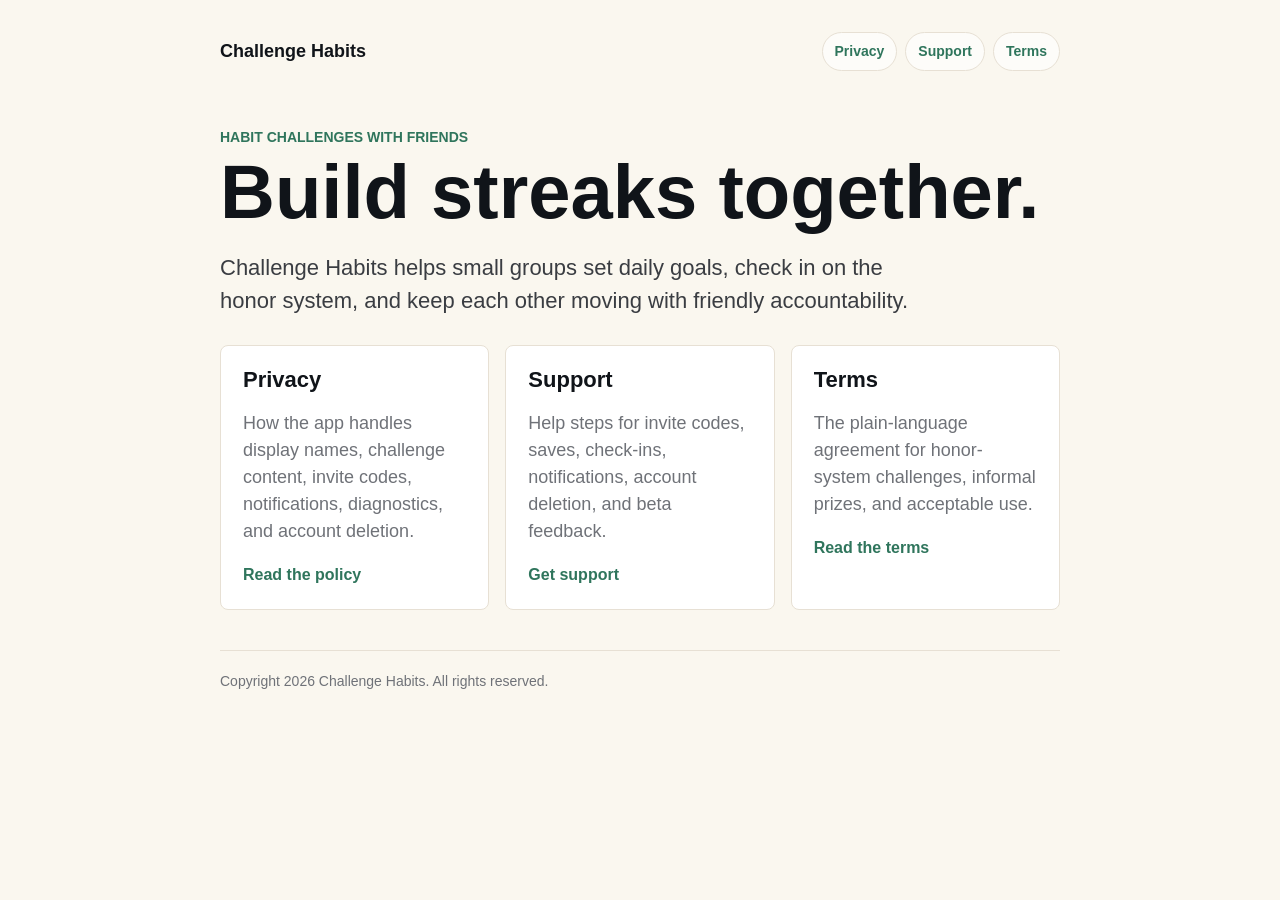
<file: index.html>
<!doctype html>
<html lang="en">
  <head>
    <meta charset="utf-8">
    <meta name="viewport" content="width=device-width, initial-scale=1">
    <title>Challenge Habits</title>
    <link rel="stylesheet" href="styles.css">
  </head>
  <body>
    <main class="page">
      <header class="topbar">
        <a class="brand" href="index.html">Challenge Habits</a>
        <nav class="nav" aria-label="Legal and support">
          <a href="privacy.html">Privacy</a>
          <a href="support.html">Support</a>
          <a href="terms.html">Terms</a>
        </nav>
      </header>

      <section class="hero">
        <p class="eyebrow">Habit challenges with friends</p>
        <h1>Build streaks together.</h1>
        <p class="lede">Challenge Habits helps small groups set daily goals, check in on the honor system, and keep each other moving with friendly accountability.</p>
      </section>

      <section class="grid" aria-label="Public pages">
        <article class="tile">
          <h2>Privacy</h2>
          <p>How the app handles display names, challenge content, invite codes, notifications, diagnostics, and account deletion.</p>
          <a href="privacy.html">Read the policy</a>
        </article>
        <article class="tile">
          <h2>Support</h2>
          <p>Help steps for invite codes, saves, check-ins, notifications, account deletion, and beta feedback.</p>
          <a href="support.html">Get support</a>
        </article>
        <article class="tile">
          <h2>Terms</h2>
          <p>The plain-language agreement for honor-system challenges, informal prizes, and acceptable use.</p>
          <a href="terms.html">Read the terms</a>
        </article>
      </section>

      <p class="footer">Copyright 2026 Challenge Habits. All rights reserved.</p>
    </main>
  </body>
</html>
</file>
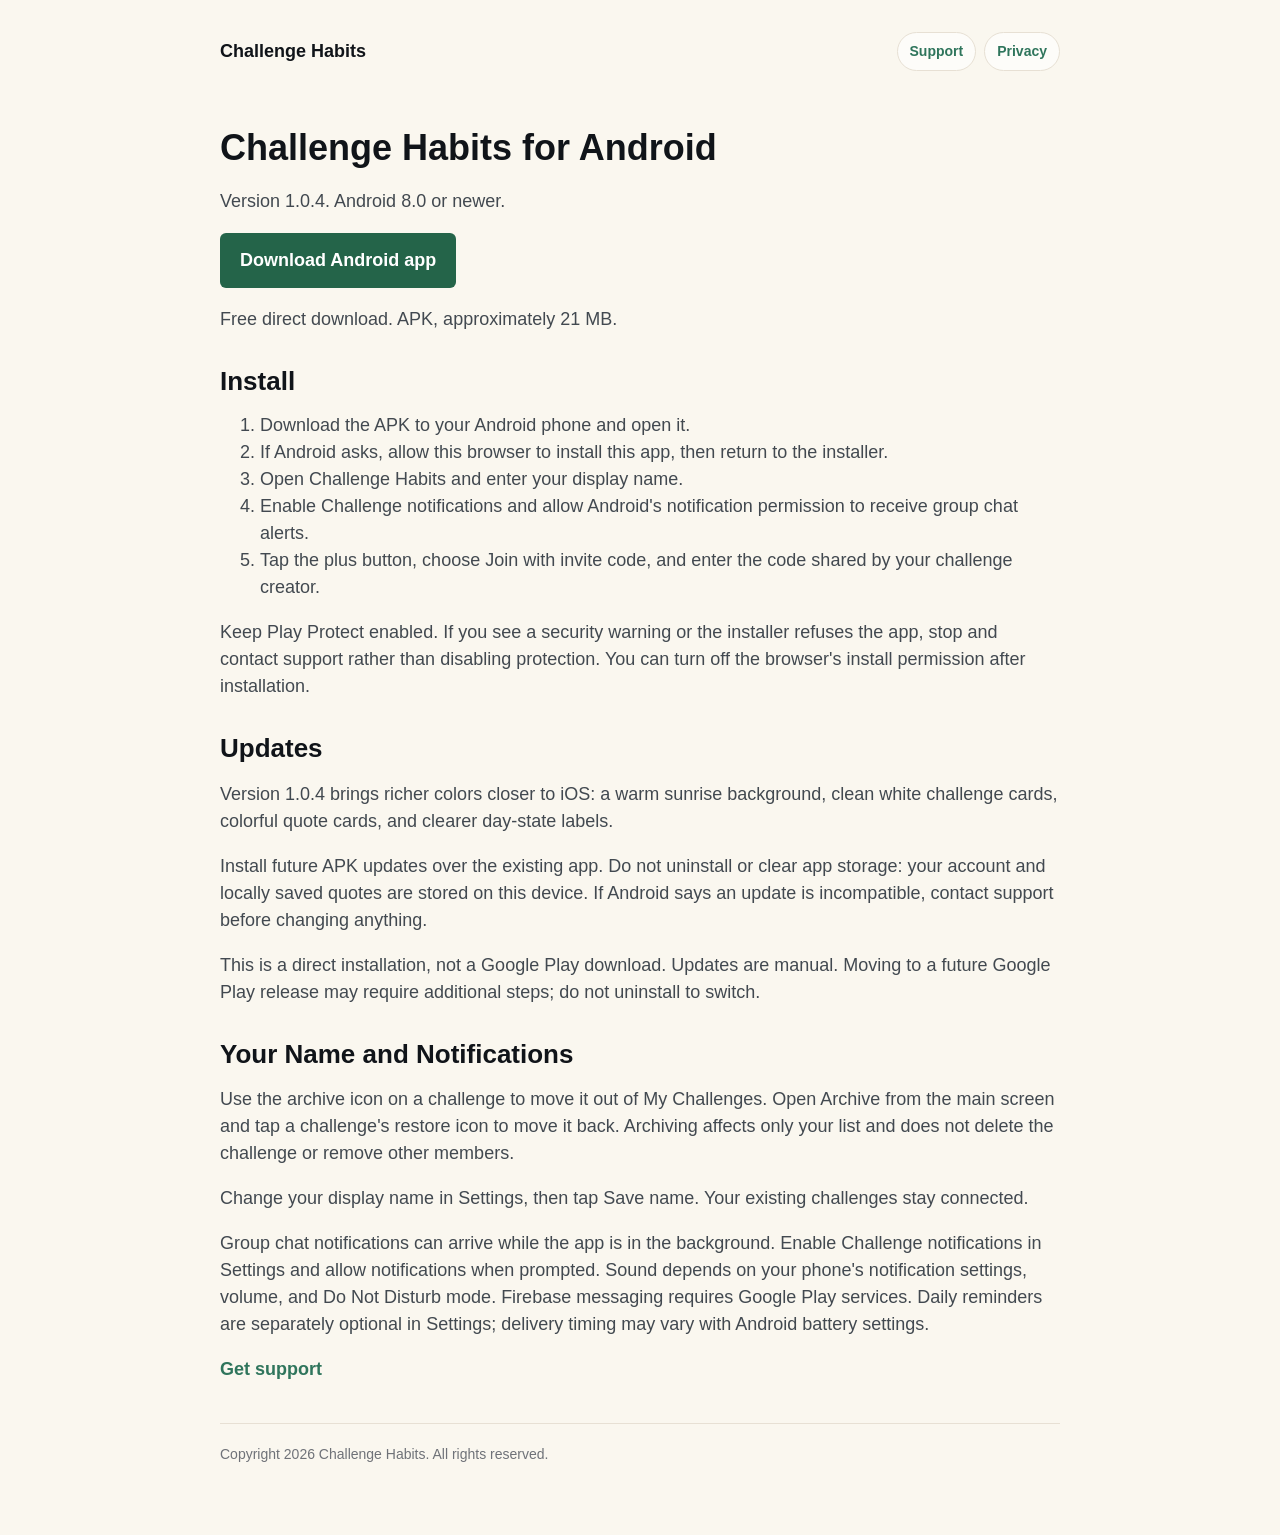
<file: android.html>
<!doctype html>
<html lang="en">
  <head>
    <meta charset="utf-8">
    <meta name="viewport" content="width=device-width, initial-scale=1">
    <title>Android Download | Challenge Habits</title>
    <link rel="stylesheet" href="styles.css">
    <style>
      h1 { font-size: 36px; line-height: 1.15; overflow-wrap: anywhere; }
      p, li { color: #424950; }
      .download { display: inline-block; background: #246449; color: white; padding: 14px 20px; border-radius: 6px; }
      .download:focus-visible { outline: 3px solid #317ab5; outline-offset: 4px; }
    </style>
  </head>
  <body>
    <main class="page">
      <header class="topbar">
        <a class="brand" href="index.html">Challenge Habits</a>
        <nav class="nav" aria-label="Support">
          <a href="support.html">Support</a>
          <a href="privacy.html">Privacy</a>
        </nav>
      </header>
      <section>
        <h1>Challenge Habits for Android</h1>
        <p>Version 1.0.4. Android 8.0 or newer.</p>
        <p><a class="download" href="https://github.com/ErenYeagerr/challenge-habits-support/releases/download/android-v1.0.4/ChallengeHabits-1.0.4.apk">Download Android app</a></p>
        <p>Free direct download. APK, approximately 21 MB.</p>
        <h2>Install</h2>
        <ol>
          <li>Download the APK to your Android phone and open it.</li>
          <li>If Android asks, allow this browser to install this app, then return to the installer.</li>
          <li>Open Challenge Habits and enter your display name.</li>
          <li>Enable Challenge notifications and allow Android's notification permission to receive group chat alerts.</li>
          <li>Tap the plus button, choose Join with invite code, and enter the code shared by your challenge creator.</li>
        </ol>
        <p>Keep Play Protect enabled. If you see a security warning or the installer refuses the app, stop and contact support rather than disabling protection. You can turn off the browser's install permission after installation.</p>
        <h2>Updates</h2>
        <p>Version 1.0.4 brings richer colors closer to iOS: a warm sunrise background, clean white challenge cards, colorful quote cards, and clearer day-state labels.</p>
        <p>Install future APK updates over the existing app. Do not uninstall or clear app storage: your account and locally saved quotes are stored on this device. If Android says an update is incompatible, contact support before changing anything.</p>
        <p>This is a direct installation, not a Google Play download. Updates are manual. Moving to a future Google Play release may require additional steps; do not uninstall to switch.</p>
        <h2>Your Name and Notifications</h2>
        <p>Use the archive icon on a challenge to move it out of My Challenges. Open Archive from the main screen and tap a challenge's restore icon to move it back. Archiving affects only your list and does not delete the challenge or remove other members.</p>
        <p>Change your display name in Settings, then tap Save name. Your existing challenges stay connected.</p>
        <p>Group chat notifications can arrive while the app is in the background. Enable Challenge notifications in Settings and allow notifications when prompted. Sound depends on your phone's notification settings, volume, and Do Not Disturb mode. Firebase messaging requires Google Play services. Daily reminders are separately optional in Settings; delivery timing may vary with Android battery settings.</p>
        <p><a href="support.html">Get support</a></p>
      </section>
      <p class="footer">Copyright 2026 Challenge Habits. All rights reserved.</p>
    </main>
  </body>
</html>
</file>
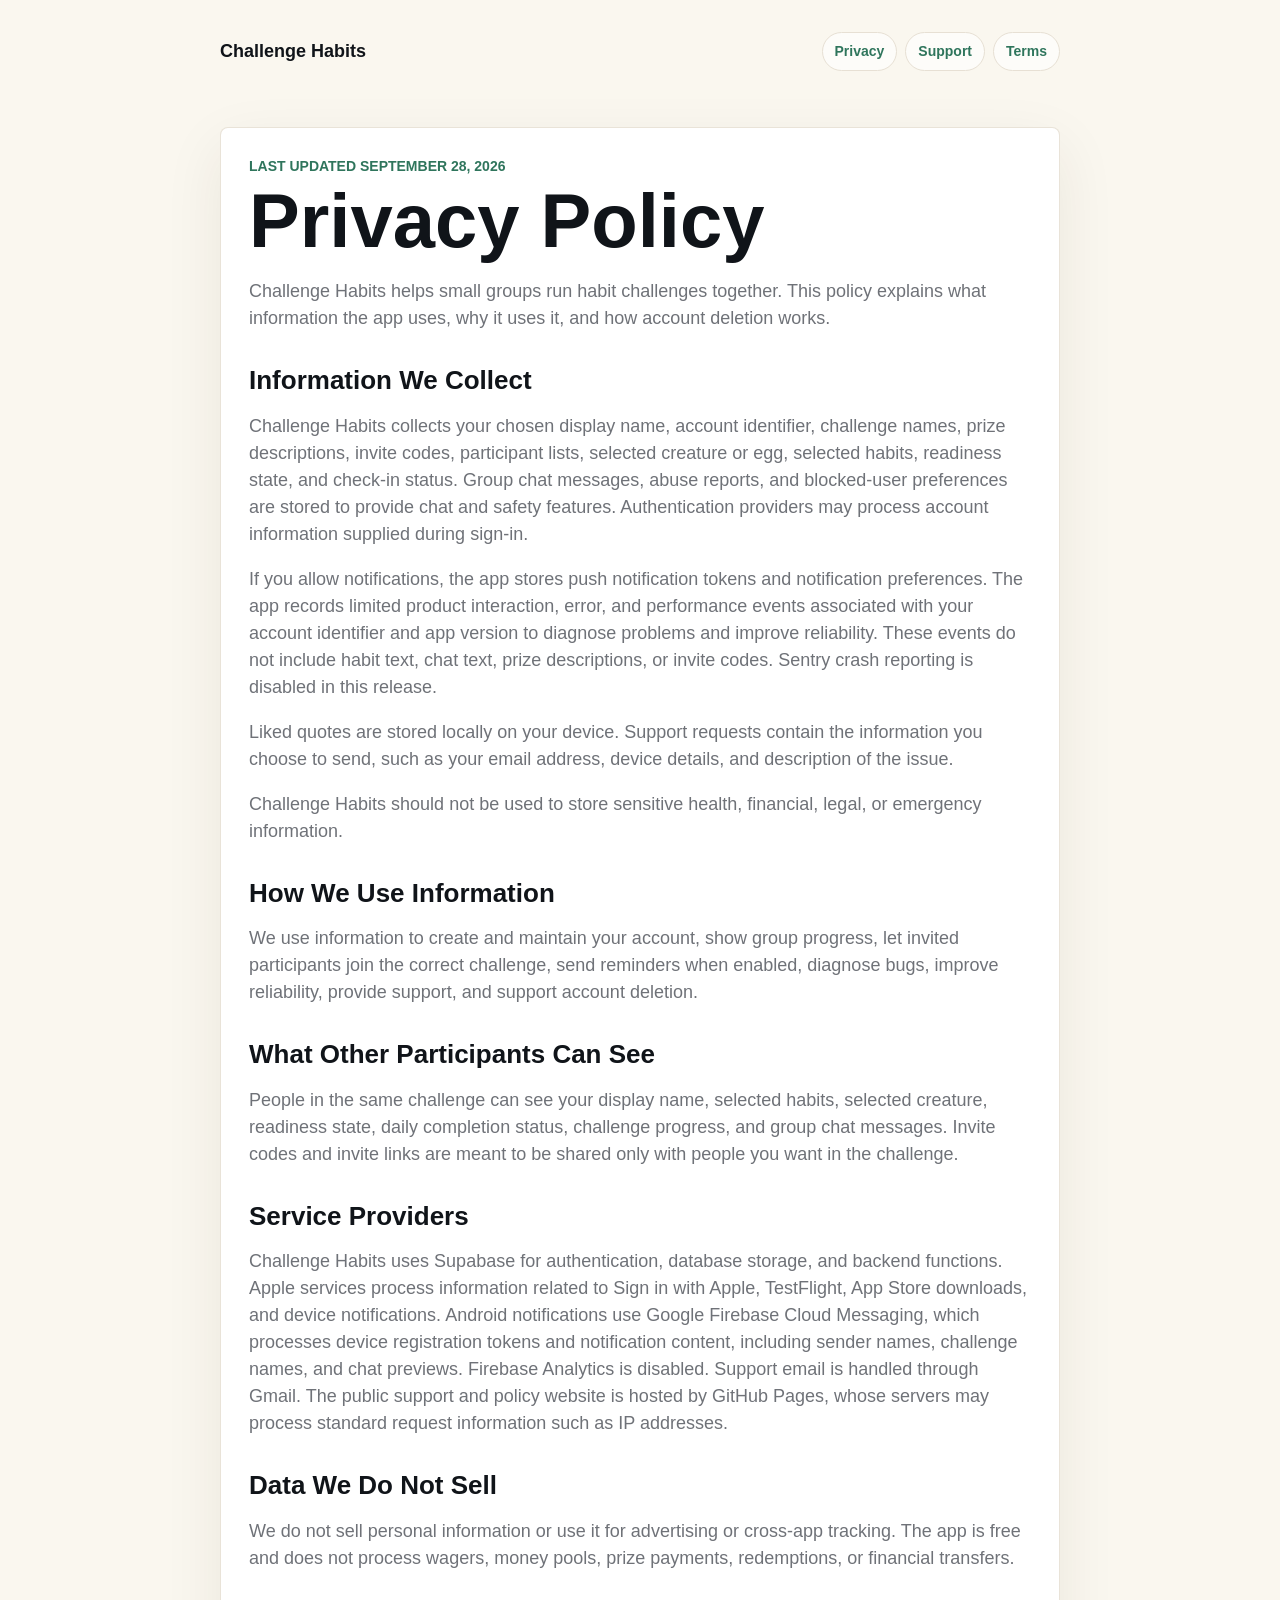
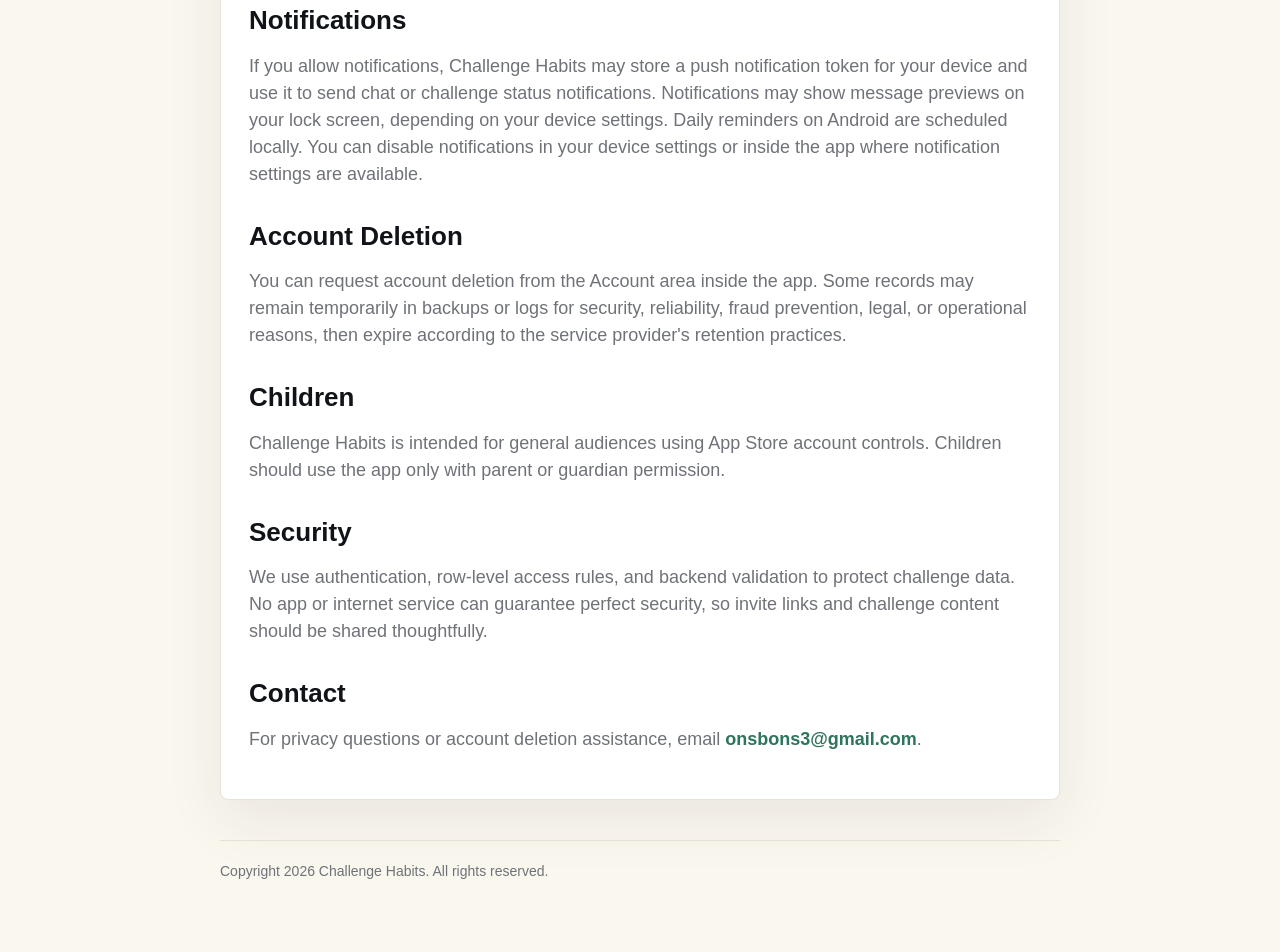
<file: privacy.html>
<!doctype html>
<html lang="en">
  <head>
    <meta charset="utf-8">
    <meta name="viewport" content="width=device-width, initial-scale=1">
    <title>Privacy Policy | Challenge Habits</title>
    <link rel="stylesheet" href="styles.css">
  </head>
  <body>
    <main class="page">
      <header class="topbar">
        <a class="brand" href="index.html">Challenge Habits</a>
        <nav class="nav" aria-label="Legal and support">
          <a href="privacy.html">Privacy</a>
          <a href="support.html">Support</a>
          <a href="terms.html">Terms</a>
        </nav>
      </header>

      <section class="card">
        <p class="eyebrow">Last updated September 28, 2026</p>
        <h1>Privacy Policy</h1>
        <p>Challenge Habits helps small groups run habit challenges together. This policy explains what information the app uses, why it uses it, and how account deletion works.</p>

        <h2>Information We Collect</h2>
        <p>Challenge Habits collects your chosen display name, account identifier, challenge names, prize descriptions, invite codes, participant lists, selected creature or egg, selected habits, readiness state, and check-in status. Group chat messages, abuse reports, and blocked-user preferences are stored to provide chat and safety features. Authentication providers may process account information supplied during sign-in.</p>
        <p>If you allow notifications, the app stores push notification tokens and notification preferences. The app records limited product interaction, error, and performance events associated with your account identifier and app version to diagnose problems and improve reliability. These events do not include habit text, chat text, prize descriptions, or invite codes. Sentry crash reporting is disabled in this release.</p>
        <p>Liked quotes are stored locally on your device. Support requests contain the information you choose to send, such as your email address, device details, and description of the issue.</p>
        <p>Challenge Habits should not be used to store sensitive health, financial, legal, or emergency information.</p>

        <h2>How We Use Information</h2>
        <p>We use information to create and maintain your account, show group progress, let invited participants join the correct challenge, send reminders when enabled, diagnose bugs, improve reliability, provide support, and support account deletion.</p>

        <h2>What Other Participants Can See</h2>
        <p>People in the same challenge can see your display name, selected habits, selected creature, readiness state, daily completion status, challenge progress, and group chat messages. Invite codes and invite links are meant to be shared only with people you want in the challenge.</p>

        <h2>Service Providers</h2>
        <p>Challenge Habits uses Supabase for authentication, database storage, and backend functions. Apple services process information related to Sign in with Apple, TestFlight, App Store downloads, and device notifications. Android notifications use Google Firebase Cloud Messaging, which processes device registration tokens and notification content, including sender names, challenge names, and chat previews. Firebase Analytics is disabled. Support email is handled through Gmail. The public support and policy website is hosted by GitHub Pages, whose servers may process standard request information such as IP addresses.</p>

        <h2>Data We Do Not Sell</h2>
        <p>We do not sell personal information or use it for advertising or cross-app tracking. The app is free and does not process wagers, money pools, prize payments, redemptions, or financial transfers.</p>

        <h2>Notifications</h2>
        <p>If you allow notifications, Challenge Habits may store a push notification token for your device and use it to send chat or challenge status notifications. Notifications may show message previews on your lock screen, depending on your device settings. Daily reminders on Android are scheduled locally. You can disable notifications in your device settings or inside the app where notification settings are available.</p>

        <h2>Account Deletion</h2>
        <p>You can request account deletion from the Account area inside the app. Some records may remain temporarily in backups or logs for security, reliability, fraud prevention, legal, or operational reasons, then expire according to the service provider's retention practices.</p>

        <h2>Children</h2>
        <p>Challenge Habits is intended for general audiences using App Store account controls. Children should use the app only with parent or guardian permission.</p>

        <h2>Security</h2>
        <p>We use authentication, row-level access rules, and backend validation to protect challenge data. No app or internet service can guarantee perfect security, so invite links and challenge content should be shared thoughtfully.</p>

        <h2>Contact</h2>
        <p>For privacy questions or account deletion assistance, email <a href="mailto:onsbons3@gmail.com">onsbons3@gmail.com</a>.</p>
      </section>

      <p class="footer">Copyright 2026 Challenge Habits. All rights reserved.</p>
    </main>
  </body>
</html>
</file>
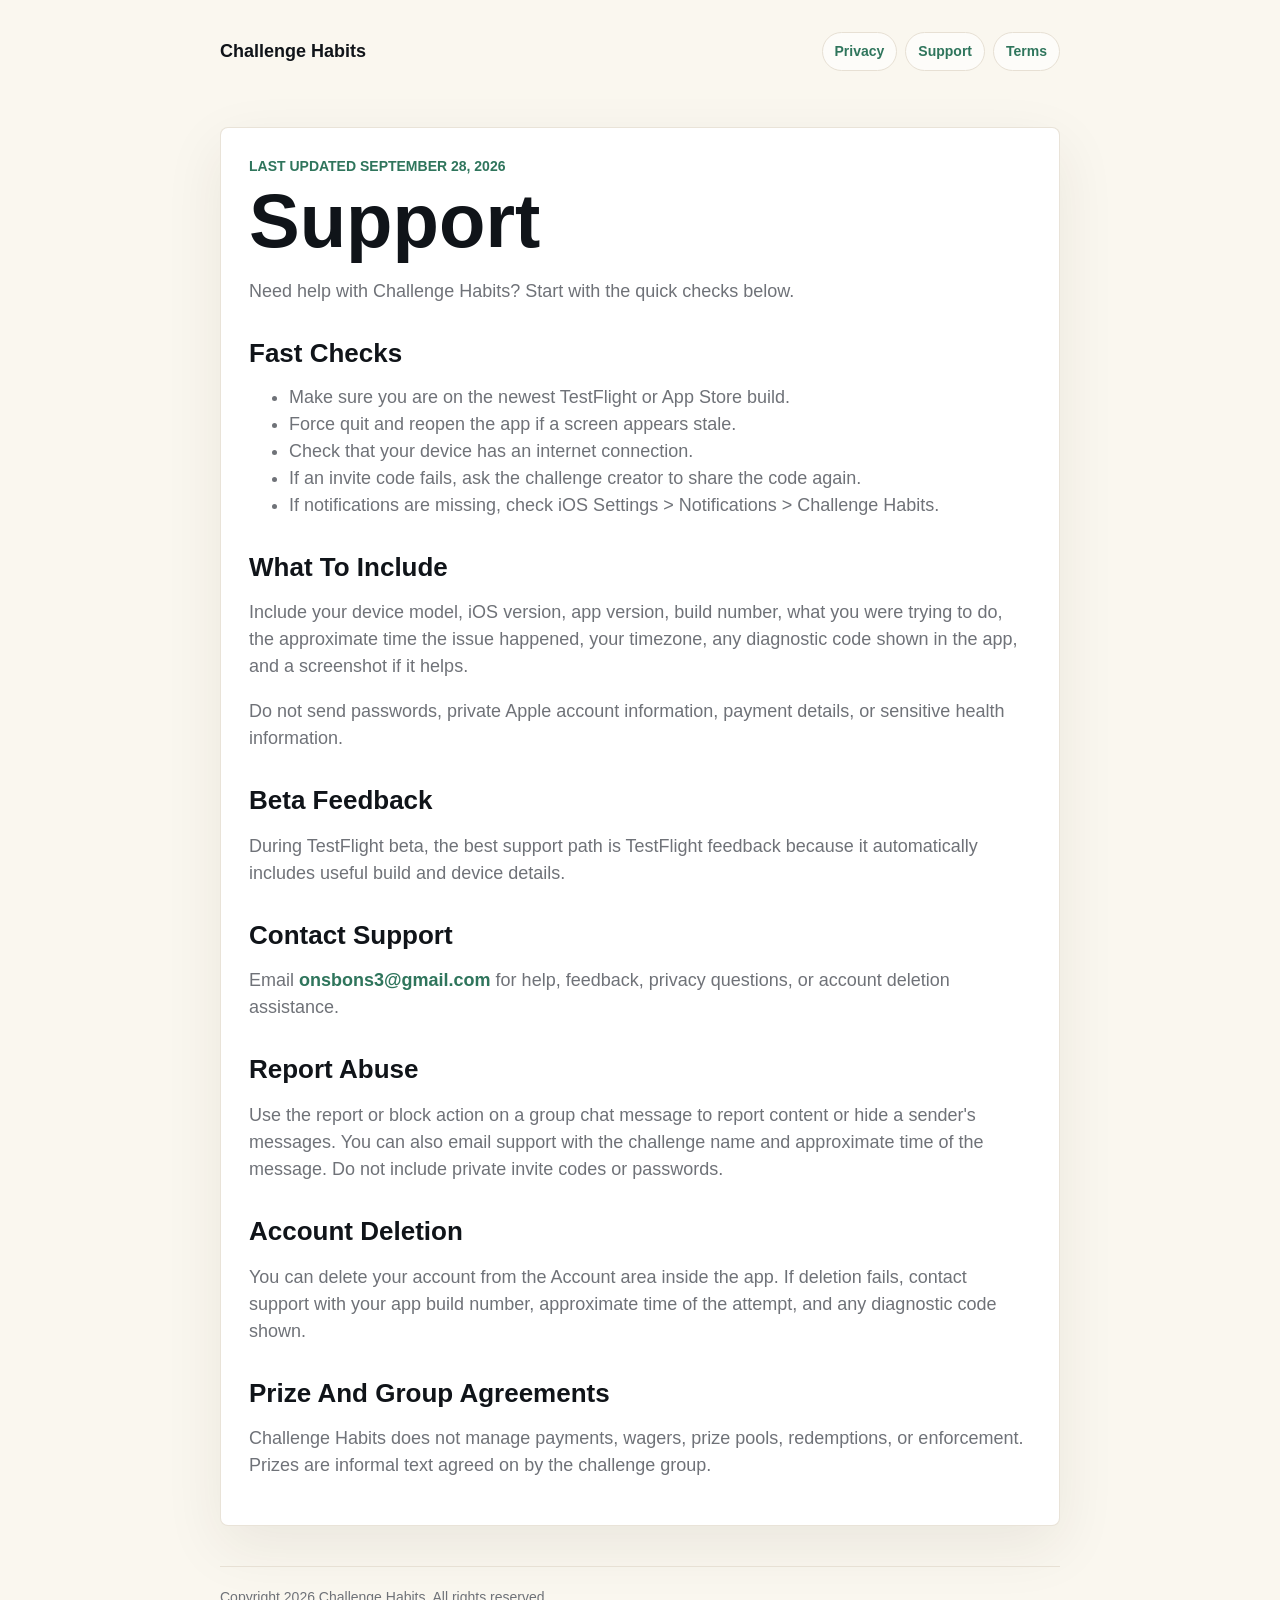
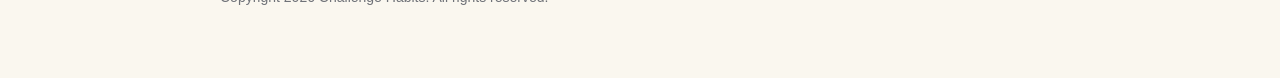
<file: support.html>
<!doctype html>
<html lang="en">
  <head>
    <meta charset="utf-8">
    <meta name="viewport" content="width=device-width, initial-scale=1">
    <title>Support | Challenge Habits</title>
    <link rel="stylesheet" href="styles.css">
  </head>
  <body>
    <main class="page">
      <header class="topbar">
        <a class="brand" href="index.html">Challenge Habits</a>
        <nav class="nav" aria-label="Legal and support">
          <a href="privacy.html">Privacy</a>
          <a href="support.html">Support</a>
          <a href="terms.html">Terms</a>
        </nav>
      </header>

      <section class="card">
        <p class="eyebrow">Last updated September 28, 2026</p>
        <h1>Support</h1>
        <p>Need help with Challenge Habits? Start with the quick checks below.</p>

        <h2>Fast Checks</h2>
        <ul>
          <li>Make sure you are on the newest TestFlight or App Store build.</li>
          <li>Force quit and reopen the app if a screen appears stale.</li>
          <li>Check that your device has an internet connection.</li>
          <li>If an invite code fails, ask the challenge creator to share the code again.</li>
          <li>If notifications are missing, check iOS Settings &gt; Notifications &gt; Challenge Habits.</li>
        </ul>

        <h2>What To Include</h2>
        <p>Include your device model, iOS version, app version, build number, what you were trying to do, the approximate time the issue happened, your timezone, any diagnostic code shown in the app, and a screenshot if it helps.</p>
        <p>Do not send passwords, private Apple account information, payment details, or sensitive health information.</p>

        <h2>Beta Feedback</h2>
        <p>During TestFlight beta, the best support path is TestFlight feedback because it automatically includes useful build and device details.</p>

        <h2>Contact Support</h2>
        <p>Email <a href="mailto:onsbons3@gmail.com">onsbons3@gmail.com</a> for help, feedback, privacy questions, or account deletion assistance.</p>
        <h2>Report Abuse</h2>
        <p>Use the report or block action on a group chat message to report content or hide a sender's messages. You can also email support with the challenge name and approximate time of the message. Do not include private invite codes or passwords.</p>

        <h2>Account Deletion</h2>
        <p>You can delete your account from the Account area inside the app. If deletion fails, contact support with your app build number, approximate time of the attempt, and any diagnostic code shown.</p>

        <h2>Prize And Group Agreements</h2>
        <p>Challenge Habits does not manage payments, wagers, prize pools, redemptions, or enforcement. Prizes are informal text agreed on by the challenge group.</p>
      </section>

      <p class="footer">Copyright 2026 Challenge Habits. All rights reserved.</p>
    </main>
  </body>
</html>
</file>
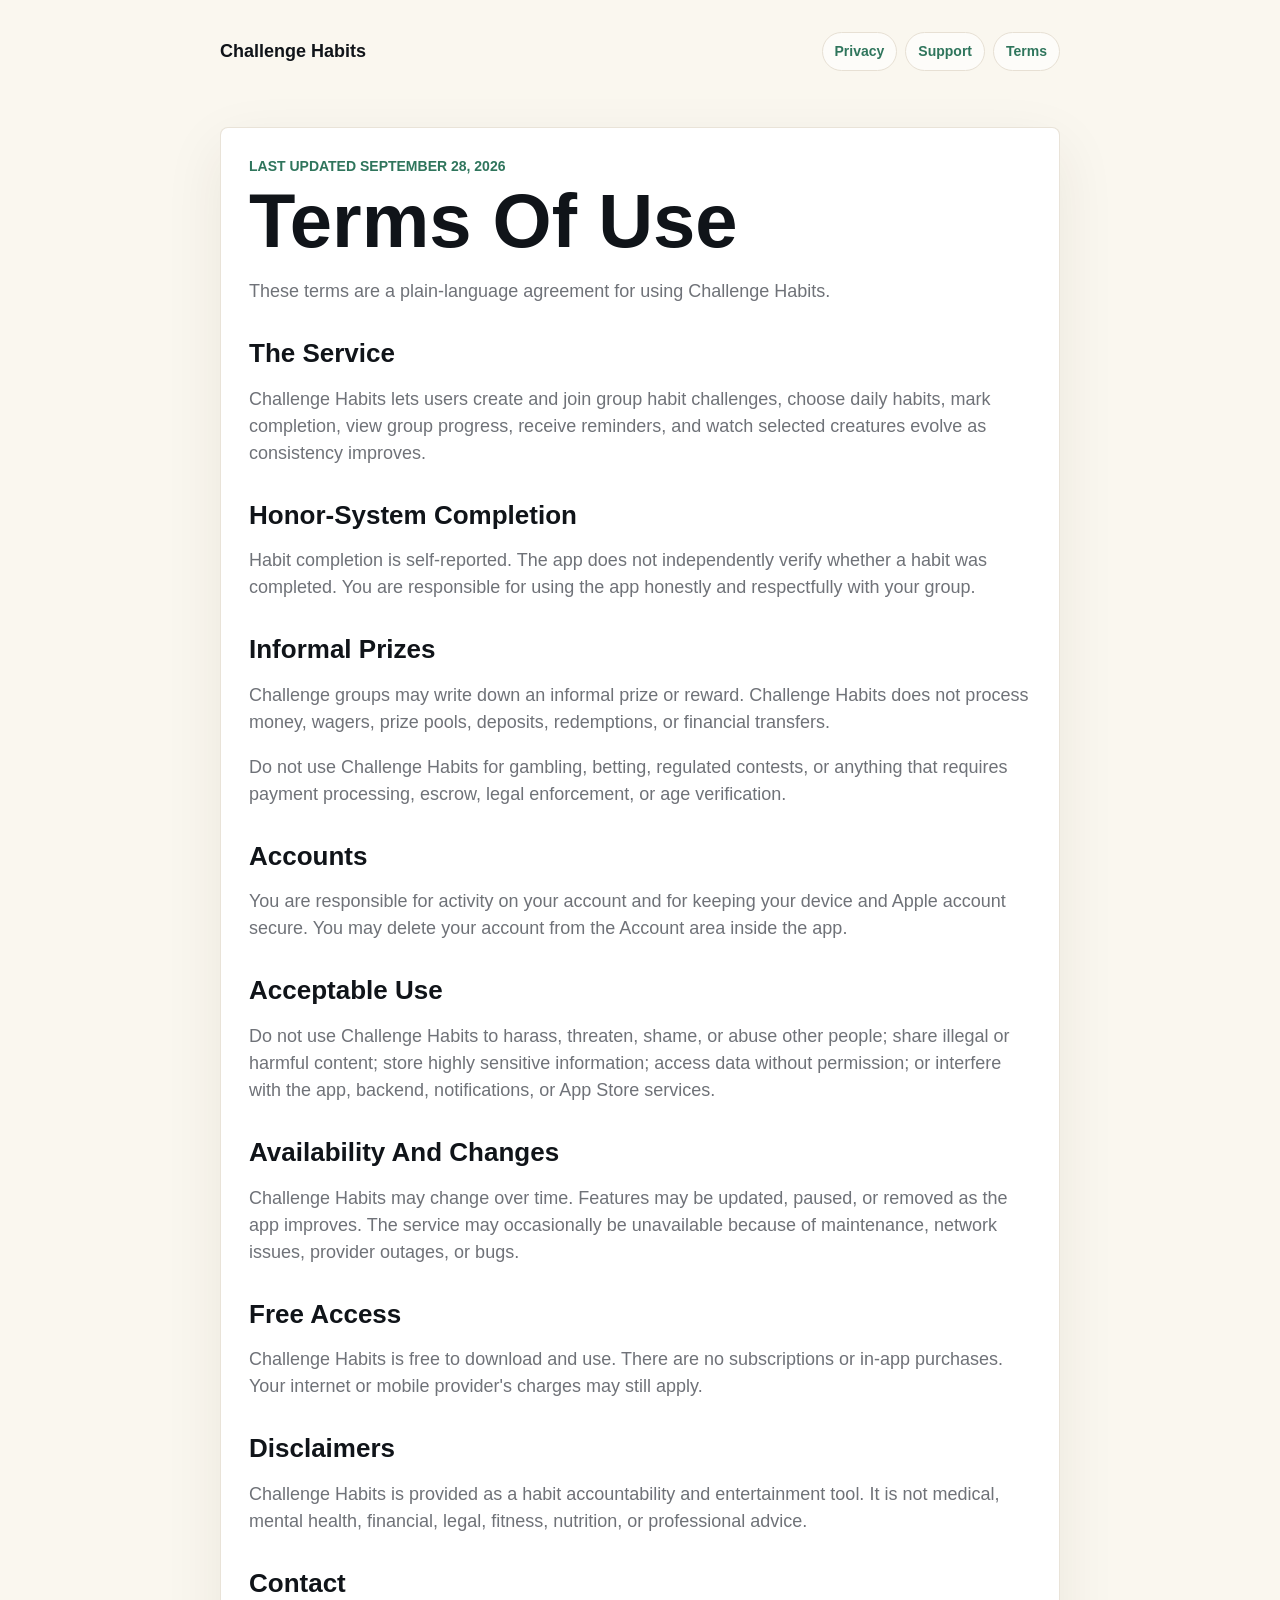
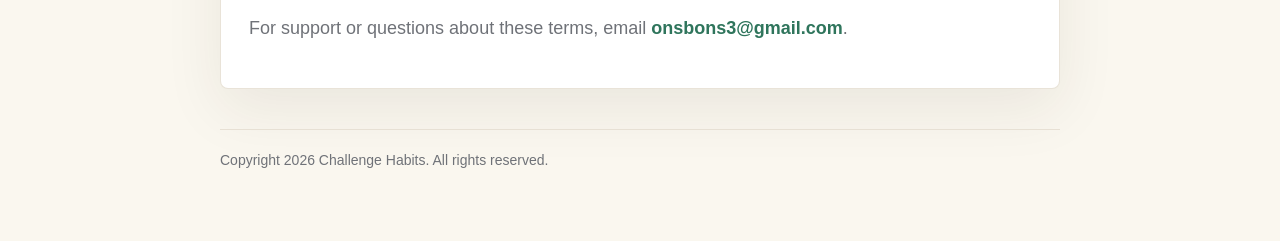
<file: terms.html>
<!doctype html>
<html lang="en">
  <head>
    <meta charset="utf-8">
    <meta name="viewport" content="width=device-width, initial-scale=1">
    <title>Terms Of Use | Challenge Habits</title>
    <link rel="stylesheet" href="styles.css">
  </head>
  <body>
    <main class="page">
      <header class="topbar">
        <a class="brand" href="index.html">Challenge Habits</a>
        <nav class="nav" aria-label="Legal and support">
          <a href="privacy.html">Privacy</a>
          <a href="support.html">Support</a>
          <a href="terms.html">Terms</a>
        </nav>
      </header>

      <section class="card">
        <p class="eyebrow">Last updated September 28, 2026</p>
        <h1>Terms Of Use</h1>
        <p>These terms are a plain-language agreement for using Challenge Habits.</p>

        <h2>The Service</h2>
        <p>Challenge Habits lets users create and join group habit challenges, choose daily habits, mark completion, view group progress, receive reminders, and watch selected creatures evolve as consistency improves.</p>

        <h2>Honor-System Completion</h2>
        <p>Habit completion is self-reported. The app does not independently verify whether a habit was completed. You are responsible for using the app honestly and respectfully with your group.</p>

        <h2>Informal Prizes</h2>
        <p>Challenge groups may write down an informal prize or reward. Challenge Habits does not process money, wagers, prize pools, deposits, redemptions, or financial transfers.</p>
        <p>Do not use Challenge Habits for gambling, betting, regulated contests, or anything that requires payment processing, escrow, legal enforcement, or age verification.</p>

        <h2>Accounts</h2>
        <p>You are responsible for activity on your account and for keeping your device and Apple account secure. You may delete your account from the Account area inside the app.</p>

        <h2>Acceptable Use</h2>
        <p>Do not use Challenge Habits to harass, threaten, shame, or abuse other people; share illegal or harmful content; store highly sensitive information; access data without permission; or interfere with the app, backend, notifications, or App Store services.</p>

        <h2>Availability And Changes</h2>
        <p>Challenge Habits may change over time. Features may be updated, paused, or removed as the app improves. The service may occasionally be unavailable because of maintenance, network issues, provider outages, or bugs.</p>

        <h2>Free Access</h2>
        <p>Challenge Habits is free to download and use. There are no subscriptions or in-app purchases. Your internet or mobile provider's charges may still apply.</p>

        <h2>Disclaimers</h2>
        <p>Challenge Habits is provided as a habit accountability and entertainment tool. It is not medical, mental health, financial, legal, fitness, nutrition, or professional advice.</p>

        <h2>Contact</h2>
        <p>For support or questions about these terms, email <a href="mailto:onsbons3@gmail.com">onsbons3@gmail.com</a>.</p>
      </section>

      <p class="footer">Copyright 2026 Challenge Habits. All rights reserved.</p>
    </main>
  </body>
</html>
</file>
<file: styles.css>
:root {
  color-scheme: light;
  --ink: #101419;
  --muted: #6f7278;
  --paper: #faf7ef;
  --card: #ffffff;
  --line: #e7e0d4;
  --green: #2f755c;
  --green-soft: #dbeae3;
}

* {
  box-sizing: border-box;
}

html {
  background: var(--paper);
  color: var(--ink);
  font-family: -apple-system, BlinkMacSystemFont, "SF Pro Display", "Segoe UI", sans-serif;
  line-height: 1.5;
}

body {
  margin: 0;
}

a {
  color: var(--green);
  font-weight: 700;
  text-decoration: none;
}

a:hover,
a:focus {
  text-decoration: underline;
}

.page {
  margin: 0 auto;
  max-width: 880px;
  padding: 32px 20px 56px;
}

.topbar {
  align-items: center;
  display: flex;
  gap: 16px;
  justify-content: space-between;
  margin-bottom: 56px;
}

.brand {
  color: var(--ink);
  font-size: 18px;
  font-weight: 850;
  letter-spacing: 0;
}

.nav {
  display: flex;
  flex-wrap: wrap;
  gap: 8px;
  justify-content: flex-end;
}

.nav a {
  background: rgba(255, 255, 255, 0.62);
  border: 1px solid var(--line);
  border-radius: 999px;
  color: var(--green);
  font-size: 14px;
  padding: 8px 12px;
}

.hero {
  margin-bottom: 28px;
}

.eyebrow {
  color: var(--green);
  font-size: 14px;
  font-weight: 800;
  margin: 0 0 8px;
  text-transform: uppercase;
}

h1 {
  font-size: clamp(44px, 8vw, 76px);
  line-height: 0.96;
  margin: 0 0 20px;
}

h2 {
  font-size: 26px;
  line-height: 1.1;
  margin: 34px 0 12px;
}

p,
li {
  color: var(--muted);
  font-size: 18px;
}

.lede {
  color: #3a3d42;
  font-size: 22px;
  max-width: 720px;
}

.card {
  background: var(--card);
  border: 1px solid rgba(231, 224, 212, 0.9);
  border-radius: 8px;
  box-shadow: 0 20px 60px rgba(52, 44, 31, 0.08);
  padding: 28px;
}

.grid {
  display: grid;
  gap: 16px;
  grid-template-columns: repeat(3, minmax(0, 1fr));
  margin-top: 28px;
}

.tile {
  background: var(--card);
  border: 1px solid var(--line);
  border-radius: 8px;
  min-height: 150px;
  padding: 22px;
}

.tile h2 {
  font-size: 22px;
  margin-top: 0;
}

.note {
  background: var(--green-soft);
  border-radius: 8px;
  color: #285d4b;
  font-size: 16px;
  font-weight: 700;
  padding: 14px 16px;
}

.footer {
  border-top: 1px solid var(--line);
  color: var(--muted);
  font-size: 14px;
  margin-top: 40px;
  padding-top: 20px;
}

@media (max-width: 720px) {
  .page {
    padding: 24px 16px 44px;
  }

  .topbar {
    align-items: flex-start;
    flex-direction: column;
    margin-bottom: 42px;
  }

  .nav {
    justify-content: flex-start;
  }

  .grid {
    grid-template-columns: 1fr;
  }

  .card {
    padding: 22px;
  }
}
</file>
